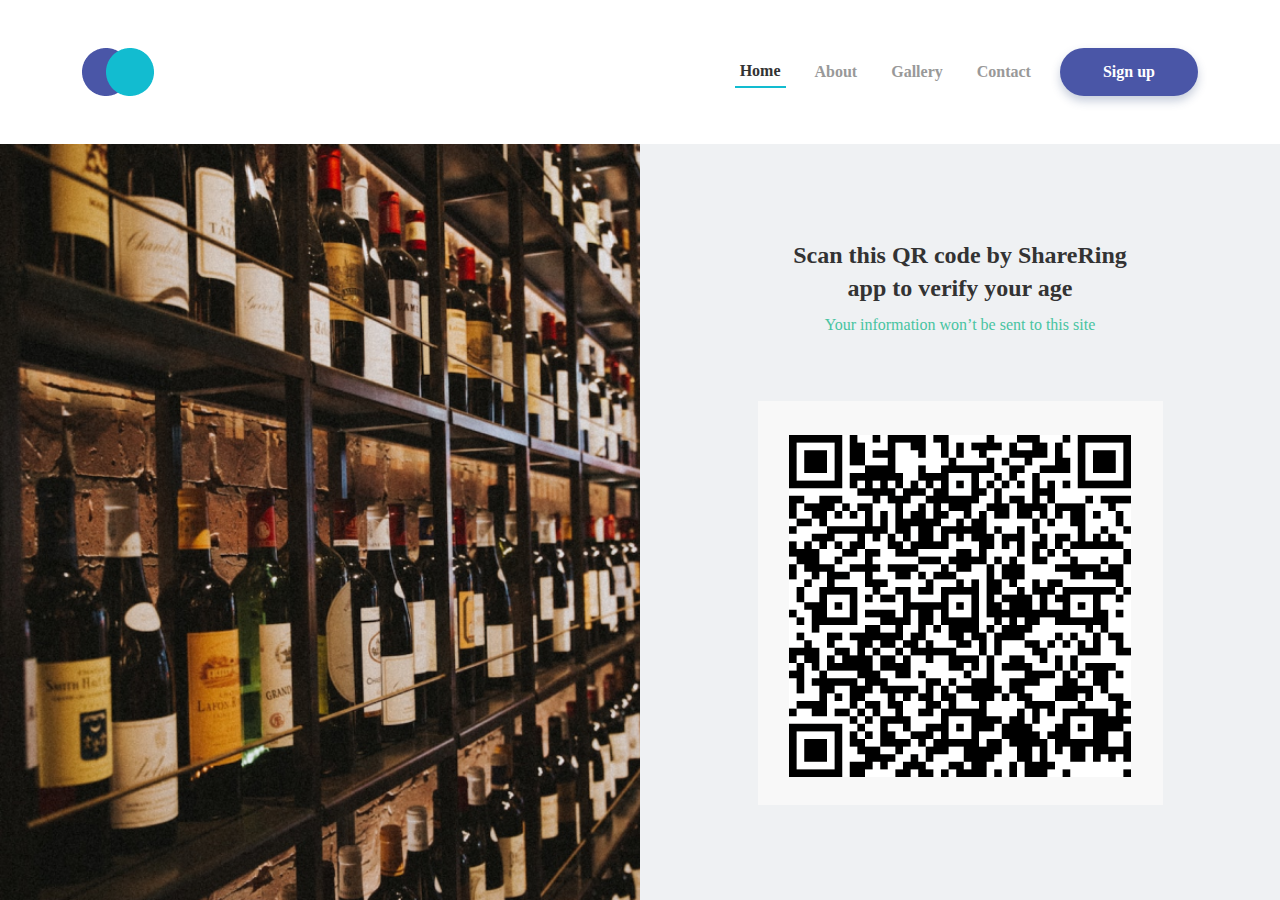
<file: index.html>
<!DOCTYPE html>
<html lang="en">
  <head>
    <meta charset="utf-8" />
    <meta name="viewport" content="width=device-width, initial-scale=1" />
    <title>Website</title>

    <link href="https://fonts.cdnfonts.com/css/avenir" rel="stylesheet" />
    <link href="./assets/css/bootstrap.min.css" rel="stylesheet" />
    <link href="./assets/css/custom.css" rel="stylesheet" />
  </head>
  <body>
    <div id="preloader">
      <div class="loader_line"></div>
    </div>
    <header class="bg-white">
      <div class="container">
        <div class="header">
          <div class="logo">
            <a href="./index.html"><img src="./assets/img/logo.png" /></a>
          </div>
          <ul class="nav d-flex align-items-center">
            <li class="nav-item"><a href="./index.html" class="nav-link active">Home</a></li>
            <li class="nav-item"><a href="#" class="nav-link">About</a></li>
            <li class="nav-item"><a href="#" class="nav-link">Gallery</a></li>
            <li class="nav-item"><a href="#" class="nav-link">Contact</a></li>
            <li class="nav-item"><a href="./signup.html" class="btn btn-custom">Sign up</a></li>
          </ul>
        </div>
      </div>
    </header>
    <div class="content">
      <div class="d-flex align-items-center">
        <div class="background"></div>
        <div class="qrcode-container d-flex flex-column align-items-center justify-content-center flex-grow-1">
          <div class="qrcode-header text-center">
            <h1 class="title text-center">Scan this QR code by ShareRing<br />app to verify your age</h1>
            <span class="subtitle">Your information won’t be sent to this site</span>
          </div>
          <div class="qrcode-content">
            <img src="./assets/img/qrcode.png" />
          </div>
        </div>
      </div>
    </div>

    <!-- <script src="./assets/js/jquery.min.js"></script> -->
    <!-- <script src="./assets/js/custom.js"></script> -->
  </body>
</html>
</file>
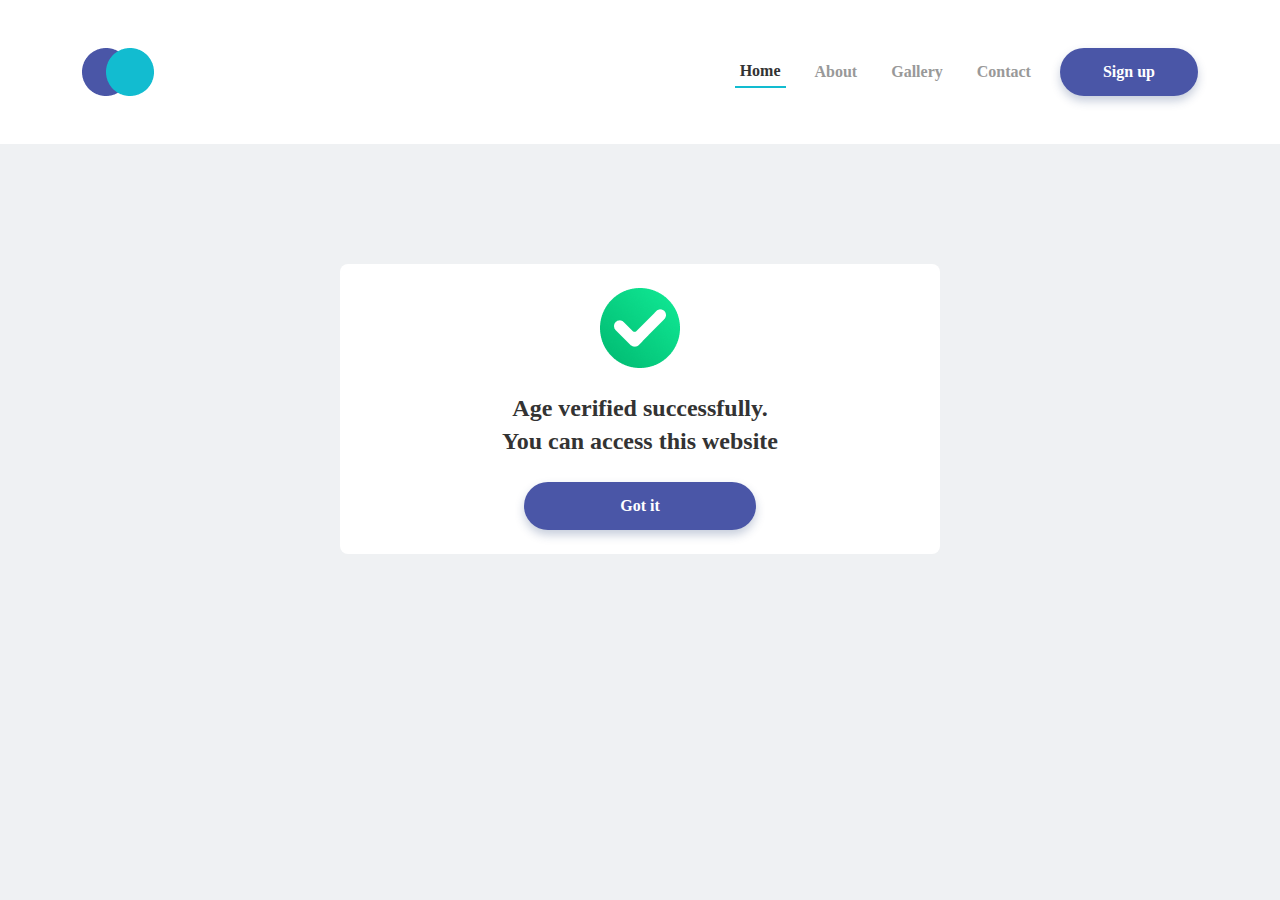
<file: success.html>
<!DOCTYPE html>
<html lang="en">
  <head>
    <meta charset="utf-8" />
    <meta name="viewport" content="width=device-width, initial-scale=1" />
    <meta name="description" content="" />
    <meta name="author" content="Mark Otto, Jacob Thornton, and Bootstrap contributors" />
    <meta name="generator" content="Hugo 0.108.0" />
    <title>Website</title>

    <link href="https://fonts.cdnfonts.com/css/avenir" rel="stylesheet" />
    <link href="./assets/css/bootstrap.min.css" rel="stylesheet" />
    <link href="./assets/css/custom.css" rel="stylesheet" />
  </head>
  <body>
    <header class="bg-white">
      <div class="container">
        <div class="header">
          <div class="logo">
            <a href="./index.html"><img src="./assets/img/logo.png" /></a>
          </div>
          <ul class="nav d-flex align-items-center">
            <li class="nav-item"><a href="./index.html" class="nav-link active">Home</a></li>
            <li class="nav-item"><a href="#" class="nav-link">About</a></li>
            <li class="nav-item"><a href="#" class="nav-link">Gallery</a></li>
            <li class="nav-item"><a href="#" class="nav-link">Contact</a></li>
            <li class="nav-item"><a href="./signup.html" class="btn btn-custom">Sign up</a></li>
          </ul>
        </div>
      </div>
    </header>
    <div class="content">
      <div class="container d-flex justify-content-center">
        <div class="message-box">
          <img class="icon mb-4" src="./assets/img/success.png" />
          <span class="message mb-4">
            Age verified successfully.<br />
            You can access this website
          </span>
          <button class="btn btn-custom btn-ok">Got it</button>
        </div>
      </div>
    </div>

    <!-- <script src="./assets/js/jquery.min.js"></script> -->
    <!-- <script src="./assets/js/custom.js"></script> -->
  </body>
</html>
</file>
<file: assets/css/custom.css>
html,
body {
  font-family: "Avenir";
  background-color: #eff1f3;
}
.header {
  height: 144px;
  display: flex;
  align-items: center;
  justify-content: space-between;
}
.header .logo img {
  height: 48px;
}

/* Home - Start */
.background {
  --headerH: 144px;
  height: calc(100vh - var(--headerH));
  width: 50%;
  background: url(./../img/background.png);
  background-repeat: no-repeat;
  background-size: cover;
}
.qrcode-container .qrcode-header .title {
  font-weight: 900;
  font-size: 24px;
  line-height: 33px;
  color: #333333;
}
.qrcode-container .qrcode-header .subtitle {
  font-weight: 400;
  font-size: 16px;
  line-height: 22px;
  color: #48c4a1;
}
.qrcode-container .qrcode-content img {
  margin-top: 64px;
}
li.nav-item {
  margin-left: 24px;
}
a.nav-link {
  padding: 4px 5px;
  font-weight: 900;
  font-size: 16px;
  line-height: 22px;
  color: #999999;
}
a.nav-link:hover {
  color: #333333;
  transition: 0.3s ease-in-out;
}
a.nav-link.active {
  color: #333333;
  border-bottom: 2px solid #12bcd0;
}
/* Home - End */

/* Signup - Start */
.signup-container {
  display: flex;
  flex-direction: column;
  justify-content: center;
  align-items: center;
  padding: 24px;
  background-color: white;
  border-radius: 8px;
}
.signup-container .signup-header .signup-title {
  font-weight: 900;
  font-size: 24px;
  line-height: 33px;
  color: #333333;
}
.signup-container .signup-header .signup-subtitle {
  font-weight: 400;
  font-size: 16px;
  line-height: 22px;
  color: #666666;
}
.signup-container .signup-content {
  margin-top: 48px;
  width: 100%;
}
.signup-container .signup-content .help span {
  color: #333333;
}
.signup-container .signup-content .form-label {
  font-weight: 400;
  font-size: 14px;
  line-height: 21px;
  color: #666666;
}
.signup-container .signup-content .form-control {
  border-radius: 0;
  border: 0;
  border-bottom: 1px solid #e5e5e5;
  color: #4a56a7;
  padding: 0;
}
.signup-container .signup-content .form-control:focus {
  box-shadow: none;
}
.signup-container .signup-content .form-control::placeholder {
  color: #999999;
}
.signup-container .signup-content .password-toggle {
  float: right;
  margin-left: -25px;
  margin-top: -25px;
  position: relative;
  z-index: 2;
  color: #4a56a7;
  cursor: pointer;
}
.message-box {
  display: flex;
  flex-direction: column;
  justify-content: center;
  align-items: center;
  padding: 24px;
  width: 600px;
  background-color: white;
  border-radius: 8px;
  margin-top: 120px;
}
.message-box .icon {
  width: 80px;
}
.message-box .message {
  font-weight: 900;
  font-size: 24px;
  line-height: 33px;
  color: #333333;
  text-align: center;
}
/* Signup - End */

/* Button - Start */

.btn-custom {
  background: #4a56a7;
  box-shadow: 0px 5px 10px rgba(30, 61, 116, 0.25);
  border-radius: 100px;
  color: white;
  padding: 12px 42px;
  font-weight: 900;
  font-size: 16px;
  line-height: 22px;
  display: flex;
  align-items: center;
  justify-content: center;
}
.btn-block {
  width: 100%;
}
.btn-ok {
  width: 232px;
}
/* Button - End */

.someBlock {
  background: #fff no-repeat 50% 50%;
  background-image: url("image.png"), url("http://www.picshare.ru/uploads/170127/Fny9X5rrN2.png");
  background-size: contain;
  box-shadow: 0 10px 20px rgba(0, 0, 0, 0.19), 0 6px 6px rgba(0, 0, 0, 0.23);
  height: 50vh;
  margin: 5vh auto;
  position: relative;
}
</file>
